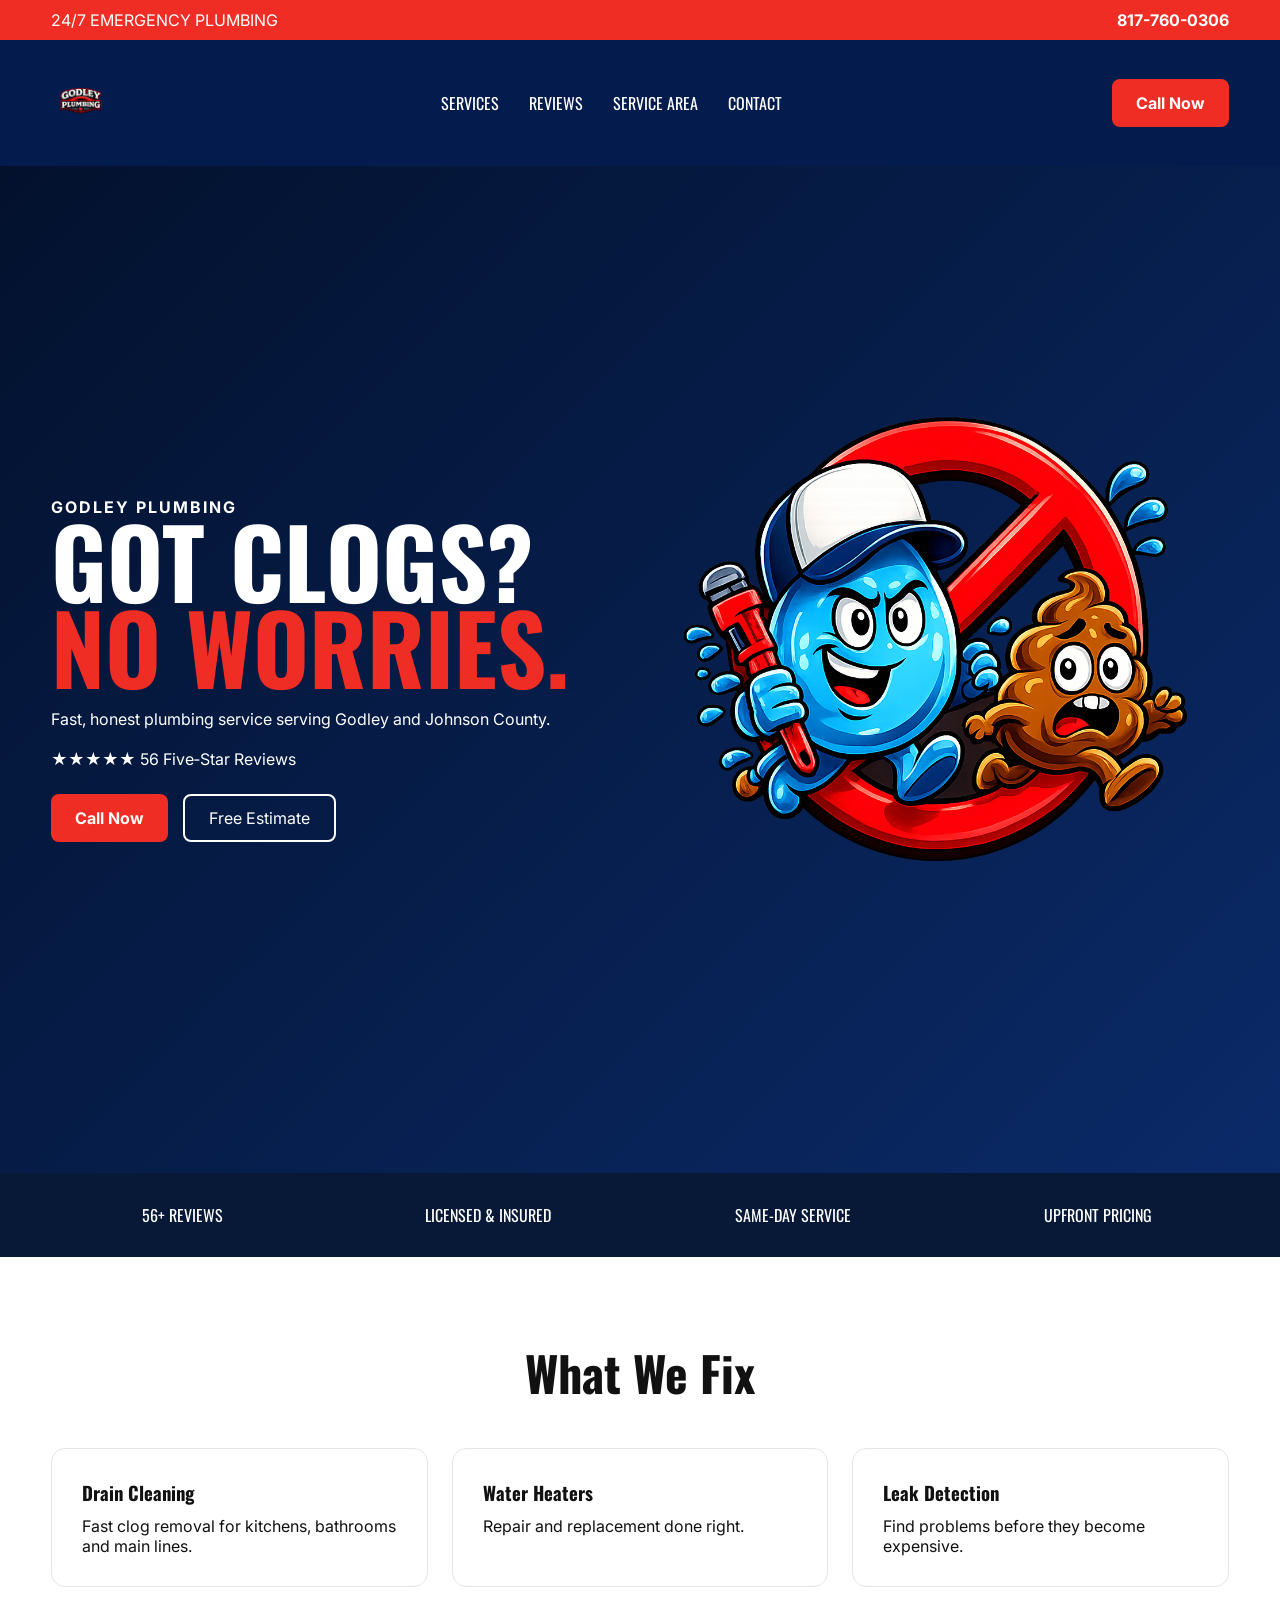
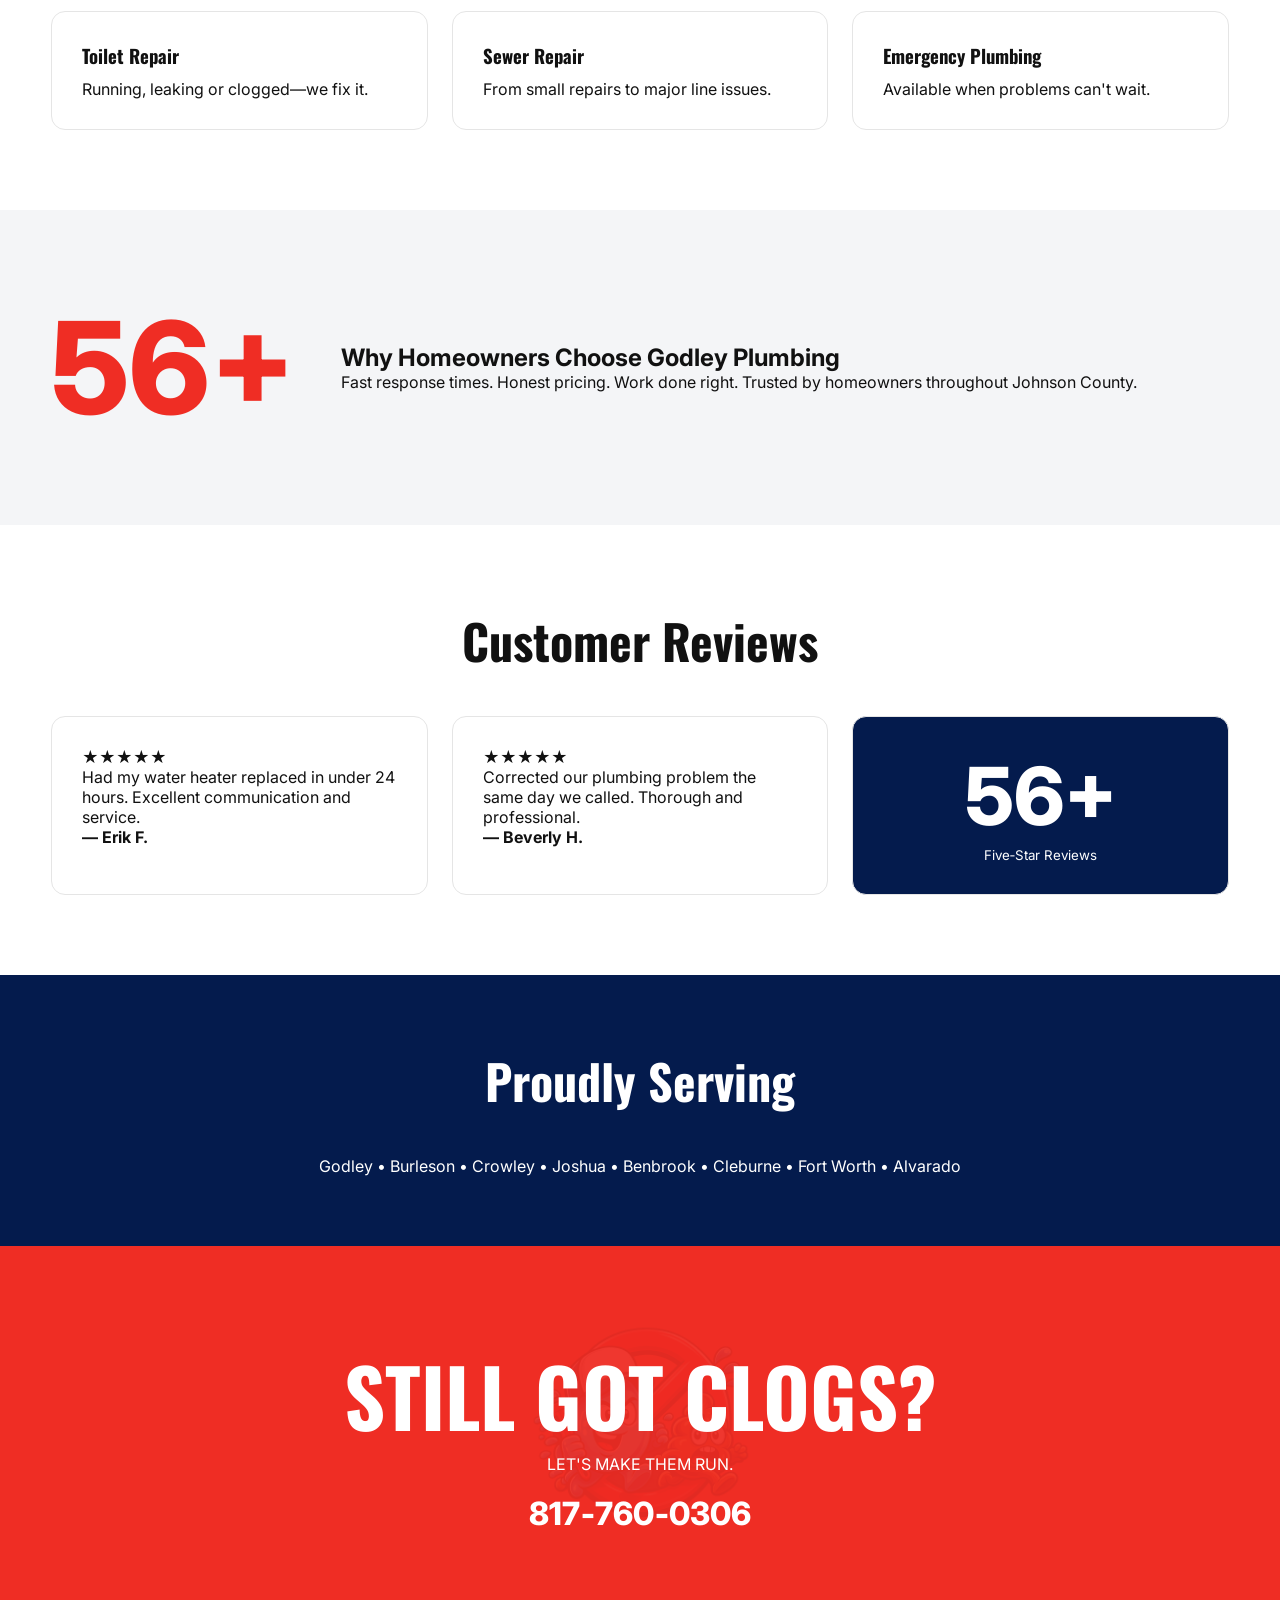
<file: index-v2.html>
<!DOCTYPE html>
<html lang="en">
<head>
<meta charset="UTF-8">
<meta name="viewport" content="width=device-width, initial-scale=1.0">
<title>Godley Plumbing | V2</title>
<link rel="preconnect" href="https://fonts.googleapis.com">
<link rel="preconnect" href="https://fonts.gstatic.com" crossorigin>
<link href="https://fonts.googleapis.com/css2?family=Oswald:wght@400;500;600;700&family=Inter:wght@400;500;600;700;800&display=swap" rel="stylesheet">
<link rel="stylesheet" href="style-v2.css">
</head>
<body>

<div class="topbar">
  <div class="container">
    <span>24/7 EMERGENCY PLUMBING</span>
    <a href="tel:8177600306">817-760-0306</a>
  </div>
</div>

<header class="header">
  <div class="container nav">
    <img src="logo.png" class="logo" alt="Godley Plumbing">
    <nav>
      <a href="#services">Services</a>
      <a href="#reviews">Reviews</a>
      <a href="#service-area">Service Area</a>
      <a href="#contact">Contact</a>
    </nav>
    <a class="call-btn" href="tel:8177600306">Call Now</a>
  </div>
</header>

<section class="hero">
  <div class="container hero-grid">
    <div class="hero-copy">
      <div class="eyebrow">GODLEY PLUMBING</div>
      <h1>GOT CLOGS?<br><span>NO WORRIES.</span></h1>
      <p class="sub">Fast, honest plumbing service serving Godley and Johnson County.</p>
      <div class="rating">★★★★★ 56 Five‑Star Reviews</div>
      <div class="cta-row">
        <a href="tel:8177600306" class="primary">Call Now</a>
        <a href="#contact" class="secondary">Free Estimate</a>
      </div>
    </div>
    <div class="hero-art">
      <img src="hero.png" alt="Mascot">
    </div>
  </div>
</section>

<section class="trustbar">
  <div>56+ Reviews</div>
  <div>Licensed & Insured</div>
  <div>Same‑Day Service</div>
  <div>Upfront Pricing</div>
</section>

<section class="services container" id="services">
  <h2>What We Fix</h2>
  <div class="grid">
    <div class="card"><h3>Drain Cleaning</h3><p>Fast clog removal for kitchens, bathrooms and main lines.</p></div>
    <div class="card"><h3>Water Heaters</h3><p>Repair and replacement done right.</p></div>
    <div class="card"><h3>Leak Detection</h3><p>Find problems before they become expensive.</p></div>
    <div class="card"><h3>Toilet Repair</h3><p>Running, leaking or clogged—we fix it.</p></div>
    <div class="card"><h3>Sewer Repair</h3><p>From small repairs to major line issues.</p></div>
    <div class="card"><h3>Emergency Plumbing</h3><p>Available when problems can't wait.</p></div>
  </div>
</section>

<section class="proof">
 <div class="container proof-wrap">
  <div class="big">56+</div>
  <div>
   <h2>Why Homeowners Choose Godley Plumbing</h2>
   <p>Fast response times. Honest pricing. Work done right. Trusted by homeowners throughout Johnson County.</p>
  </div>
 </div>
</section>

<section class="reviews container" id="reviews">
<h2>Customer Reviews</h2>
<div class="grid">
<div class="review">★★★★★<p>Had my water heater replaced in under 24 hours. Excellent communication and service.</p><strong>— Erik F.</strong></div>
<div class="review">★★★★★<p>Corrected our plumbing problem the same day we called. Thorough and professional.</p><strong>— Beverly H.</strong></div>
<div class="review stat"><span>56+</span><small>Five‑Star Reviews</small></div>
</div>
</section>

<section class="service-area" id="service-area">
<div class="container">
<h2>Proudly Serving</h2>
<p>Godley • Burleson • Crowley • Joshua • Benbrook • Cleburne • Fort Worth • Alvarado</p>
</div>
</section>

<section class="final-cta" id="contact">
<div class="container">
<h2>STILL GOT CLOGS?</h2>
<p>LET'S MAKE THEM RUN.</p>
<a href="tel:8177600306">817‑760‑0306</a>
</div>
</section>

</body>
</html>
</file>
<file: style-v2.css>
:root{--navy:#041b4d;--red:#ef2d24;--light:#f4f5f7;}
*{box-sizing:border-box;margin:0;padding:0}
body{font-family:Inter,sans-serif;background:#fff;color:#111}
.container{width:min(1200px,92%);margin:auto}
.topbar{background:var(--red);padding:10px 0;color:#fff}
.topbar .container{display:flex;justify-content:space-between}
.topbar a{color:#fff;text-decoration:none;font-weight:700}
.header{background:var(--navy)}
.nav{display:flex;align-items:center;justify-content:space-between;padding:18px 0}
.logo{height:90px}
nav{display:flex;gap:30px}
nav a{text-decoration:none;color:#fff;font-family:Oswald,sans-serif;text-transform:uppercase}
.call-btn,.primary{background:var(--red);color:#fff;padding:14px 24px;border-radius:8px;text-decoration:none;font-weight:700}
.hero{background:linear-gradient(135deg,#03112d,#0a2a68);padding:60px 0}
.hero-grid{display:grid;grid-template-columns:1fr 1fr;align-items:center}
.eyebrow{color:#fff;letter-spacing:2px;font-weight:700}
.hero h1{font-family:Oswald,sans-serif;color:#fff;font-size:6rem;line-height:.9}
.hero h1 span{color:var(--red)}
.sub,.rating{color:#fff;margin-top:20px}
.cta-row{display:flex;gap:15px;margin-top:25px}
.secondary{border:2px solid #fff;color:#fff;padding:12px 24px;text-decoration:none;border-radius:8px}
.hero-art img{width:100%;max-width:700px}
.trustbar{display:grid;grid-template-columns:repeat(4,1fr);background:#081937;color:#fff;text-align:center;padding:30px;font-family:Oswald,sans-serif;text-transform:uppercase}
.services{padding:80px 0}
.services h2,.reviews h2,.service-area h2{text-align:center;font-family:Oswald,sans-serif;font-size:3rem;margin-bottom:40px}
.grid{display:grid;grid-template-columns:repeat(3,1fr);gap:24px}
.card,.review{background:#fff;border:1px solid #e5e5e5;padding:30px;border-radius:14px}
.card h3{font-family:Oswald,sans-serif;margin-bottom:10px}
.proof{background:var(--light);padding:80px 0}
.proof-wrap{display:grid;grid-template-columns:250px 1fr;align-items:center;gap:40px}
.big{font-size:8rem;font-weight:800;color:var(--red)}
.reviews{padding:80px 0}
.stat{background:var(--navy);color:#fff;text-align:center}
.stat span{font-size:5rem;font-weight:800;display:block}
.service-area{background:var(--navy);color:#fff;padding:70px 0;text-align:center}
.final-cta{background:var(--red);padding:90px 0;text-align:center;color:#fff;position:relative}
.final-cta:before{content:'';position:absolute;inset:0;background:url('hero.png') center/contain no-repeat;opacity:.05}
.final-cta *{position:relative}
.final-cta h2{font-family:Oswald,sans-serif;font-size:5rem}
.final-cta a{display:inline-block;margin-top:20px;color:#fff;font-size:2rem;font-weight:800;text-decoration:none}
@media(max-width:900px){
.hero-grid,.proof-wrap,.grid{grid-template-columns:1fr}
.hero h1{font-size:4rem}
.trustbar{grid-template-columns:1fr 1fr}
nav{display:none}
.logo{height:70px}
}
</file>
